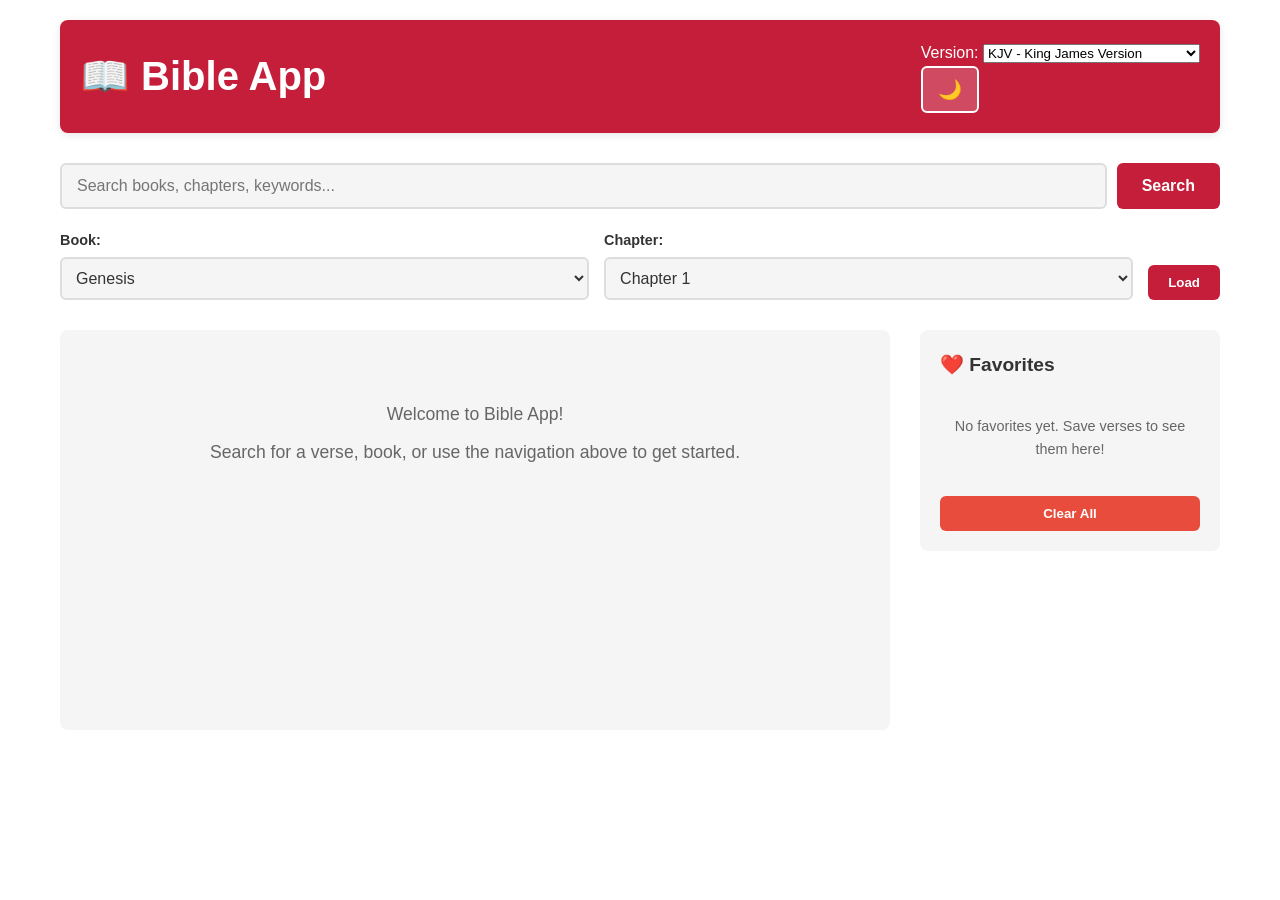
<file: index.html>
<!DOCTYPE html>
<html lang="en">
<head>
    <meta charset="UTF-8">
    <meta name="viewport" content="width=device-width, initial-scale=1.0">
    <meta name="description" content="A simple Bible reading app - search, read, and save your favorite verses. KJV and NKJV versions.">
    <title>Bible App - Read God's Word</title>
    <link rel="stylesheet" href="css/styles.css">
</head>
<body>
    <div class="container">
        <!-- Header -->
        <header class="header">
            <div class="header-content">
                <h1>📖 Bible App</h1>
                <div class="header-controls">
                    <div class="version-selector">
                        <label for="version-select">Version:</label>
                        <select id="version-select" class="version-select" aria-label="Select Bible version">
                            <option value="kjv">KJV - King James Version</option>
                            <option value="nkjv">NKJV - New King James Version</option>
                        </select>
                    </div>
                    <button id="theme-toggle" class="theme-toggle" aria-label="Toggle dark mode">🌙</button>
                </div>
            </div>
        </header>

        <!-- Search Section -->
        <section class="search-section">
            <input 
                type="text" 
                id="search-input" 
                class="search-input" 
                placeholder="Search books, chapters, keywords..."
                aria-label="Search Bible"
            >
            <button id="search-btn" class="search-btn">Search</button>
        </section>

        <!-- Quick Navigation -->
        <section class="navigation">
            <div class="nav-group">
                <label for="book-select">Book:</label>
                <select id="book-select" class="select-input"></select>
            </div>
            <div class="nav-group">
                <label for="chapter-select">Chapter:</label>
                <select id="chapter-select" class="select-input"></select>
            </div>
            <button id="load-btn" class="load-btn">Load</button>
        </section>

        <!-- Main Content Area -->
        <main class="main-content">
            <!-- Results/Verses Display -->
            <div id="verses-container" class="verses-container">
                <div class="welcome-message">
                    <p>Welcome to Bible App!</p>
                    <p>Search for a verse, book, or use the navigation above to get started.</p>
                </div>
            </div>

            <!-- Sidebar for Favorites -->
            <aside class="sidebar">
                <h2>❤️ Favorites</h2>
                <div id="favorites-list" class="favorites-list">
                    <p class="empty-state">No favorites yet. Save verses to see them here!</p>
                </div>
                <button id="clear-favorites" class="clear-btn">Clear All</button>
            </aside>
        </main>
    </div>

    <!-- Scripts -->
    <script src="js/bible-data.js"></script>
    <script src="js/utils.js"></script>
    <script src="js/app.js"></script>
</body>
</html>
</file>
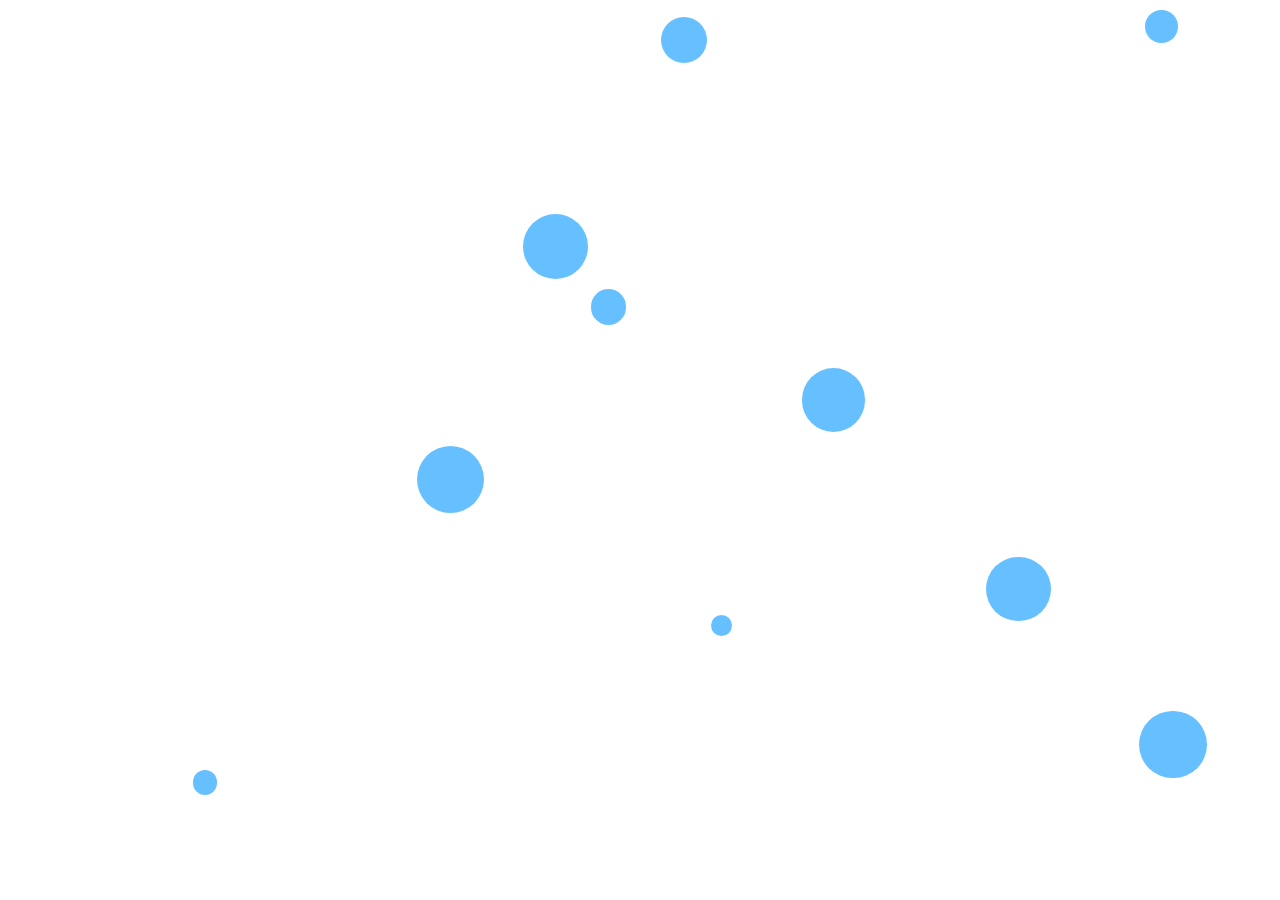
<file: bubble-animation.html>
<!DOCTYPE html>
<html lang="en">
<head>
    <meta charset="UTF-8">
    <meta name="viewport" content="width=device-width, initial-scale=1.0">
    <title>Interactive Bubble Animation</title>
    <style>
        body {
            margin: 0;
            overflow: hidden;
        }
        .bubble {
            position: absolute;
            border-radius: 50%;
            background-color: rgba(0, 150, 255, 0.6);
            cursor: pointer;
        }
        .bomb {
            background-color: red;
        }
    </style>
</head>
<body>
    <script>
        const bubbleCount = 10;
        const bubbles = [];

        function createBubble() {
            const bubble = document.createElement('div');
            const size = Math.random() * 50 + 20;
            bubble.style.width = bubble.style.height = `${size}px`;
            bubble.classList.add('bubble');
            bubble.style.left = `${Math.random() * (window.innerWidth - size)}px`;
            bubble.style.top = `${Math.random() * (window.innerHeight - size)}px`;
            document.body.appendChild(bubble);
            bubbles.push(bubble);
            makeDraggable(bubble);
        }

        function makeDraggable(bubble) {
            bubble.onmousedown = function(event) {
                let shiftX = event.clientX - bubble.getBoundingClientRect().left;
                let shiftY = event.clientY - bubble.getBoundingClientRect().top;

                bubble.style.position = 'absolute';
                bubble.style.zIndex = 1000;

                function moveAt(pageX, pageY) {
                    bubble.style.left = pageX - shiftX + 'px';
                    bubble.style.top = pageY - shiftY + 'px';
                }

                function onMouseMove(event) {
                    moveAt(event.pageX, event.pageY);
                }

                document.addEventListener('mousemove', onMouseMove);

                bubble.onmouseup = function() {
                    document.removeEventListener('mousemove', onMouseMove);
                    bubble.onmouseup = null;
                    checkForBomb(bubble);
                };
            };
            bubble.ondragstart = function() {
                return false;
            };
        }

        function checkForBomb(bubble) {
            if (bubble.getBoundingClientRect().bottom >= window.innerHeight) {
                explode(bubble);
            }
        }

        function explode(bomb) {
            bomb.classList.add('bomb');
            const bombIndex = bubbles.indexOf(bomb);
            if (bombIndex > -1) bubbles.splice(bombIndex, 1);
            setTimeout(() => {
                bomb.remove();
                bubbles.forEach(bub => {
                    if (isNear(bub, bomb)) {
                        explode(bub);
                    }
                });
            }, 300);
        }

        function isNear(bubble1, bubble2) {
            const rect1 = bubble1.getBoundingClientRect();
            const rect2 = bubble2.getBoundingClientRect();
            const dx = rect1.left - rect2.left;
            const dy = rect1.top - rect2.top;
            return Math.sqrt(dx * dx + dy * dy) < 50;
        }

        for (let i = 0; i < bubbleCount; i++) {
            createBubble();
        }
    </script>
</body>
</html>
</file>
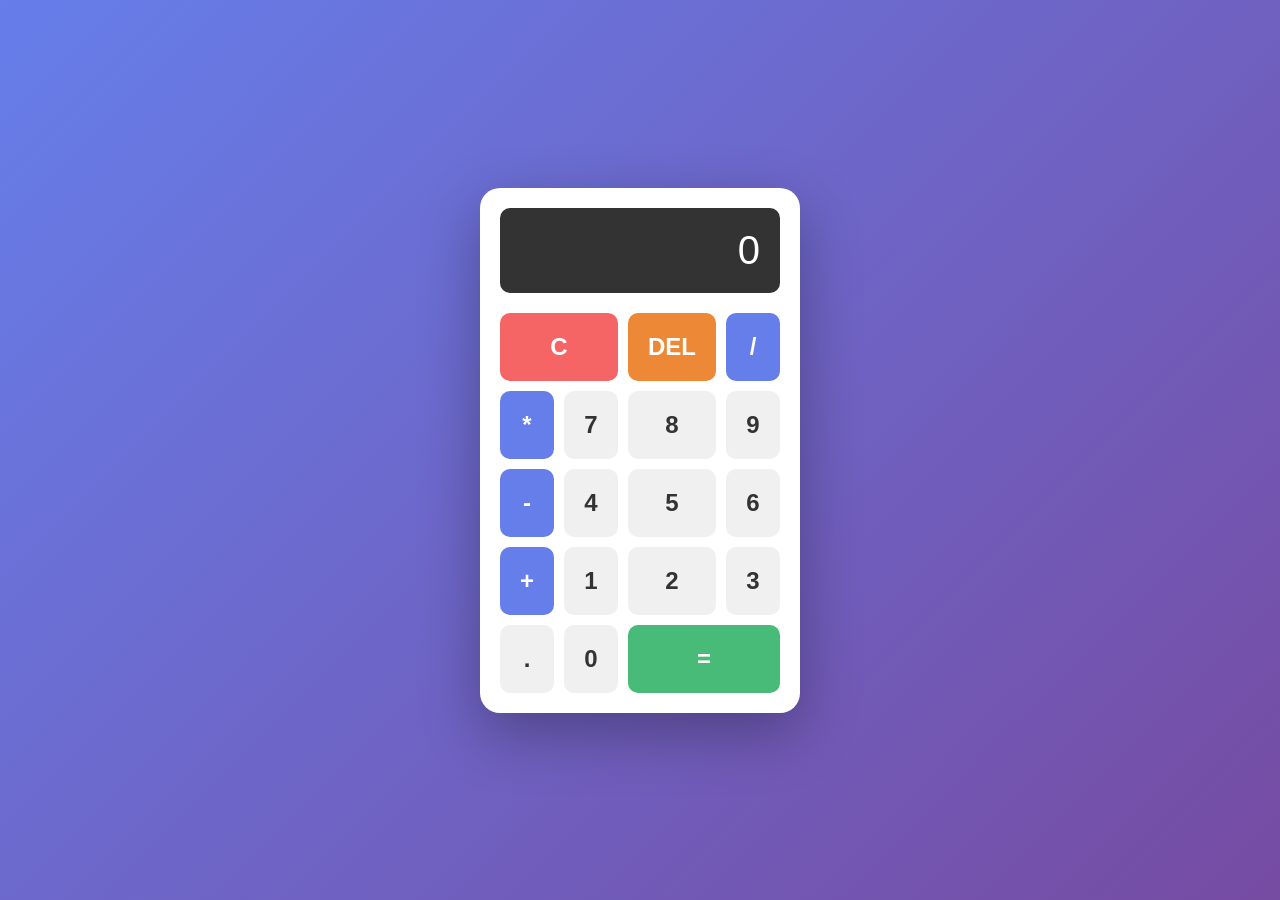
<file: calculator.html>
<!DOCTYPE html>
<html lang="en">
<head>
    <meta charset="UTF-8">
    <meta name="viewport" content="width=device-width, initial-scale=1.0">
    <title>Simple Calculator</title>
    <style>
        * {
            margin: 0;
            padding: 0;
            box-sizing: border-box;
        }

        body {
            display: flex;
            justify-content: center;
            align-items: center;
            min-height: 100vh;
            background: linear-gradient(135deg, #667eea 0%, #764ba2 100%);
            font-family: 'Segoe UI', Tahoma, Geneva, Verdana, sans-serif;
        }

        .calculator {
            background: white;
            border-radius: 20px;
            box-shadow: 0 20px 60px rgba(0, 0, 0, 0.3);
            padding: 20px;
            width: 320px;
        }

        .display {
            background: #333;
            color: #fff;
            font-size: 2.5em;
            padding: 20px;
            border-radius: 10px;
            text-align: right;
            margin-bottom: 20px;
            word-wrap: break-word;
            word-break: break-all;
            min-height: 60px;
            display: flex;
            align-items: center;
            justify-content: flex-end;
        }

        .buttons {
            display: grid;
            grid-template-columns: repeat(4, 1fr);
            gap: 10px;
        }

        button {
            padding: 20px;
            font-size: 1.5em;
            border: none;
            border-radius: 10px;
            cursor: pointer;
            transition: all 0.2s ease;
            font-weight: 600;
        }

        button:hover {
            transform: translateY(-2px);
            box-shadow: 0 5px 15px rgba(0, 0, 0, 0.2);
        }

        button:active {
            transform: translateY(0);
        }

        .number-btn {
            background: #f0f0f0;
            color: #333;
        }

        .number-btn:hover {
            background: #e0e0e0;
        }

        .operator-btn {
            background: #667eea;
            color: white;
        }

        .operator-btn:hover {
            background: #5568d3;
        }

        .equals-btn {
            background: #48bb78;
            color: white;
            grid-column: span 2;
        }

        .equals-btn:hover {
            background: #38a169;
        }

        .clear-btn {
            background: #f56565;
            color: white;
            grid-column: span 2;
        }

        .clear-btn:hover {
            background: #e53e3e;
        }

        .delete-btn {
            background: #ed8936;
            color: white;
        }

        .delete-btn:hover {
            background: #dd6b20;
        }
    </style>
</head>
<body>
    <div class="calculator">
        <div class="display" id="display">0</div>
        <div class="buttons">
            <button class="clear-btn" onclick="clearDisplay()">C</button>
            <button class="delete-btn" onclick="deleteLast()">DEL</button>
            <button class="operator-btn" onclick="appendOperator('/')">/</button>
            <button class="operator-btn" onclick="appendOperator('*')">*</button>
            
            <button class="number-btn" onclick="appendNumber('7')">7</button>
            <button class="number-btn" onclick="appendNumber('8')">8</button>
            <button class="number-btn" onclick="appendNumber('9')">9</button>
            <button class="operator-btn" onclick="appendOperator('-')">-</button>
            
            <button class="number-btn" onclick="appendNumber('4')">4</button>
            <button class="number-btn" onclick="appendNumber('5')">5</button>
            <button class="number-btn" onclick="appendNumber('6')">6</button>
            <button class="operator-btn" onclick="appendOperator('+')">+</button>
            
            <button class="number-btn" onclick="appendNumber('1')">1</button>
            <button class="number-btn" onclick="appendNumber('2')">2</button>
            <button class="number-btn" onclick="appendNumber('3')">3</button>
            <button class="number-btn" onclick="appendNumber('.')">.</button>
            
            <button class="number-btn" onclick="appendNumber('0')">0</button>
            <button class="equals-btn" onclick="calculate()">=</button>
        </div>
    </div>

    <script>
        const display = document.getElementById('display');
        let currentInput = '0';
        let previousInput = '';
        let operator = null;
        let shouldResetDisplay = false;

        function updateDisplay() {
            display.textContent = currentInput;
        }

        function appendNumber(num) {
            if (shouldResetDisplay) {
                currentInput = num;
                shouldResetDisplay = false;
            } else {
                if (currentInput === '0' && num !== '.') {
                    currentInput = num;
                } else if (num === '.' && currentInput.includes('.')) {
                    return;
                } else {
                    currentInput += num;
                }
            }
            updateDisplay();
        }

        function appendOperator(op) {
            if (operator !== null && !shouldResetDisplay) {
                calculate();
            }
            previousInput = currentInput;
            operator = op;
            shouldResetDisplay = true;
        }

        function calculate() {
            if (operator === null || shouldResetDisplay) {
                return;
            }

            let result;
            const prev = parseFloat(previousInput);
            const current = parseFloat(currentInput);

            switch (operator) {
                case '+':
                    result = prev + current;
                    break;
                case '-':
                    result = prev - current;
                    break;
                case '*':
                    result = prev * current;
                    break;
                case '/':
                    result = prev / current;
                    break;
                default:
                    return;
            }

            currentInput = result.toString();
            operator = null;
            shouldResetDisplay = true;
            updateDisplay();
        }

        function clearDisplay() {
            currentInput = '0';
            previousInput = '';
            operator = null;
            shouldResetDisplay = false;
            updateDisplay();
        }

        function deleteLast() {
            if (currentInput.length > 1) {
                currentInput = currentInput.slice(0, -1);
            } else {
                currentInput = '0';
            }
            updateDisplay();
        }
    </script>
</body>
</html>
</file>
<file: css/styles.css>
:root {
    --bg-primary: #ffffff;
    --bg-secondary: #f5f5f5;
    --text-primary: #333333;
    --text-secondary: #666666;
    --border-color: #ddd;
    --accent-color: #c41e3a;
    --accent-hover: #a01830;
}

body.dark-mode {
    --bg-primary: #1a1a1a;
    --bg-secondary: #2d2d2d;
    --text-primary: #ffffff;
    --text-secondary: #cccccc;
    --border-color: #444;
    --accent-color: #e74c3c;
    --accent-hover: #c0392b;
}

* {
    margin: 0;
    padding: 0;
    box-sizing: border-box;
}

body {
    font-family: 'Segoe UI', Tahoma, Geneva, Verdana, sans-serif;
    background-color: var(--bg-primary);
    color: var(--text-primary);
    transition: background-color 0.3s, color 0.3s;
    line-height: 1.6;
}

.container {
    max-width: 1200px;
    margin: 0 auto;
    padding: 20px;
}

/* Header */
.header {
    background-color: var(--accent-color);
    color: white;
    padding: 20px;
    border-radius: 8px;
    margin-bottom: 30px;
    box-shadow: 0 2px 8px rgba(0, 0, 0, 0.1);
}

.header-content {
    display: flex;
    justify-content: space-between;
    align-items: center;
}

.header h1 {
    font-size: 2.5em;
    font-weight: bold;
}

.theme-toggle {
    background: rgba(255, 255, 255, 0.2);
    border: 2px solid white;
    color: white;
    padding: 10px 15px;
    font-size: 1.2em;
    border-radius: 6px;
    cursor: pointer;
    transition: background-color 0.3s;
}

.theme-toggle:hover {
    background: rgba(255, 255, 255, 0.3);
}

/* Search Section */
.search-section {
    display: flex;
    gap: 10px;
    margin-bottom: 20px;
}

.search-input {
    flex: 1;
    padding: 12px 15px;
    border: 2px solid var(--border-color);
    border-radius: 6px;
    font-size: 1em;
    background-color: var(--bg-secondary);
    color: var(--text-primary);
    transition: border-color 0.3s;
}

.search-input:focus {
    outline: none;
    border-color: var(--accent-color);
}

.search-btn {
    padding: 12px 25px;
    background-color: var(--accent-color);
    color: white;
    border: none;
    border-radius: 6px;
    font-size: 1em;
    cursor: pointer;
    transition: background-color 0.3s;
    font-weight: 600;
}

.search-btn:hover {
    background-color: var(--accent-hover);
}

/* Navigation */
.navigation {
    display: flex;
    gap: 15px;
    margin-bottom: 30px;
    flex-wrap: wrap;
    align-items: flex-end;
}

.nav-group {
    display: flex;
    flex-direction: column;
    gap: 5px;
    flex: 1;
    min-width: 150px;
}

.nav-group label {
    font-weight: 600;
    font-size: 0.9em;
}

.select-input {
    padding: 10px;
    border: 2px solid var(--border-color);
    border-radius: 6px;
    background-color: var(--bg-secondary);
    color: var(--text-primary);
    font-size: 1em;
    cursor: pointer;
}

.select-input:focus {
    outline: none;
    border-color: var(--accent-color);
}

.load-btn {
    padding: 10px 20px;
    background-color: var(--accent-color);
    color: white;
    border: none;
    border-radius: 6px;
    cursor: pointer;
    font-weight: 600;
    transition: background-color 0.3s;
}

.load-btn:hover {
    background-color: var(--accent-hover);
}

/* Main Content */
.main-content {
    display: grid;
    grid-template-columns: 1fr 300px;
    gap: 30px;
    margin-bottom: 30px;
}

.verses-container {
    background-color: var(--bg-secondary);
    padding: 20px;
    border-radius: 8px;
    min-height: 400px;
}

.welcome-message {
    text-align: center;
    color: var(--text-secondary);
    padding: 40px 20px;
}

.welcome-message p {
    font-size: 1.1em;
    margin: 10px 0;
}

.verse-item {
    background-color: var(--bg-primary);
    padding: 15px;
    margin-bottom: 15px;
    border-left: 4px solid var(--accent-color);
    border-radius: 4px;
    box-shadow: 0 1px 3px rgba(0, 0, 0, 0.1);
    transition: transform 0.2s;
}

.verse-item:hover {
    transform: translateX(5px);
}

.verse-reference {
    font-weight: bold;
    color: var(--accent-color);
    margin-bottom: 8px;
    font-size: 0.95em;
}

.verse-text {
    color: var(--text-primary);
    line-height: 1.8;
    margin-bottom: 10px;
}

.verse-actions {
    display: flex;
    gap: 10px;
}

.favorite-btn {
    background: none;
    border: none;
    font-size: 1.2em;
    cursor: pointer;
    padding: 5px 10px;
    border-radius: 4px;
    transition: background-color 0.2s;
}

.favorite-btn:hover {
    background-color: var(--border-color);
}

.favorite-btn.active {
    color: #e74c3c;
}

/* Sidebar */
.sidebar {
    background-color: var(--bg-secondary);
    padding: 20px;
    border-radius: 8px;
    height: fit-content;
    position: sticky;
    top: 20px;
}

.sidebar h2 {
    font-size: 1.2em;
    margin-bottom: 15px;
}

.favorites-list {
    max-height: 500px;
    overflow-y: auto;
    margin-bottom: 15px;
}

.favorite-item {
    background-color: var(--bg-primary);
    padding: 10px;
    margin-bottom: 10px;
    border-radius: 4px;
    font-size: 0.9em;
    cursor: pointer;
    border: 1px solid var(--border-color);
    transition: border-color 0.2s;
}

.favorite-item:hover {
    border-color: var(--accent-color);
}

.empty-state {
    color: var(--text-secondary);
    font-size: 0.9em;
    text-align: center;
    padding: 20px 0;
}

.clear-btn {
    width: 100%;
    padding: 10px;
    background-color: #e74c3c;
    color: white;
    border: none;
    border-radius: 6px;
    cursor: pointer;
    font-weight: 600;
    transition: background-color 0.3s;
}

.clear-btn:hover {
    background-color: #c0392b;
}

/* Responsive Design */
@media (max-width: 768px) {
    .main-content {
        grid-template-columns: 1fr;
    }

    .sidebar {
        position: static;
    }

    .header h1 {
        font-size: 1.8em;
    }

    .navigation {
        flex-direction: column;
    }

    .nav-group {
        min-width: 100%;
    }

    .search-section {
        flex-direction: column;
    }
}

@media (max-width: 480px) {
    .container {
        padding: 10px;
    }

    .header {
        padding: 15px;
    }

    .header h1 {
        font-size: 1.5em;
    }

    .verse-item {
        padding: 12px;
    }
}
</file>
